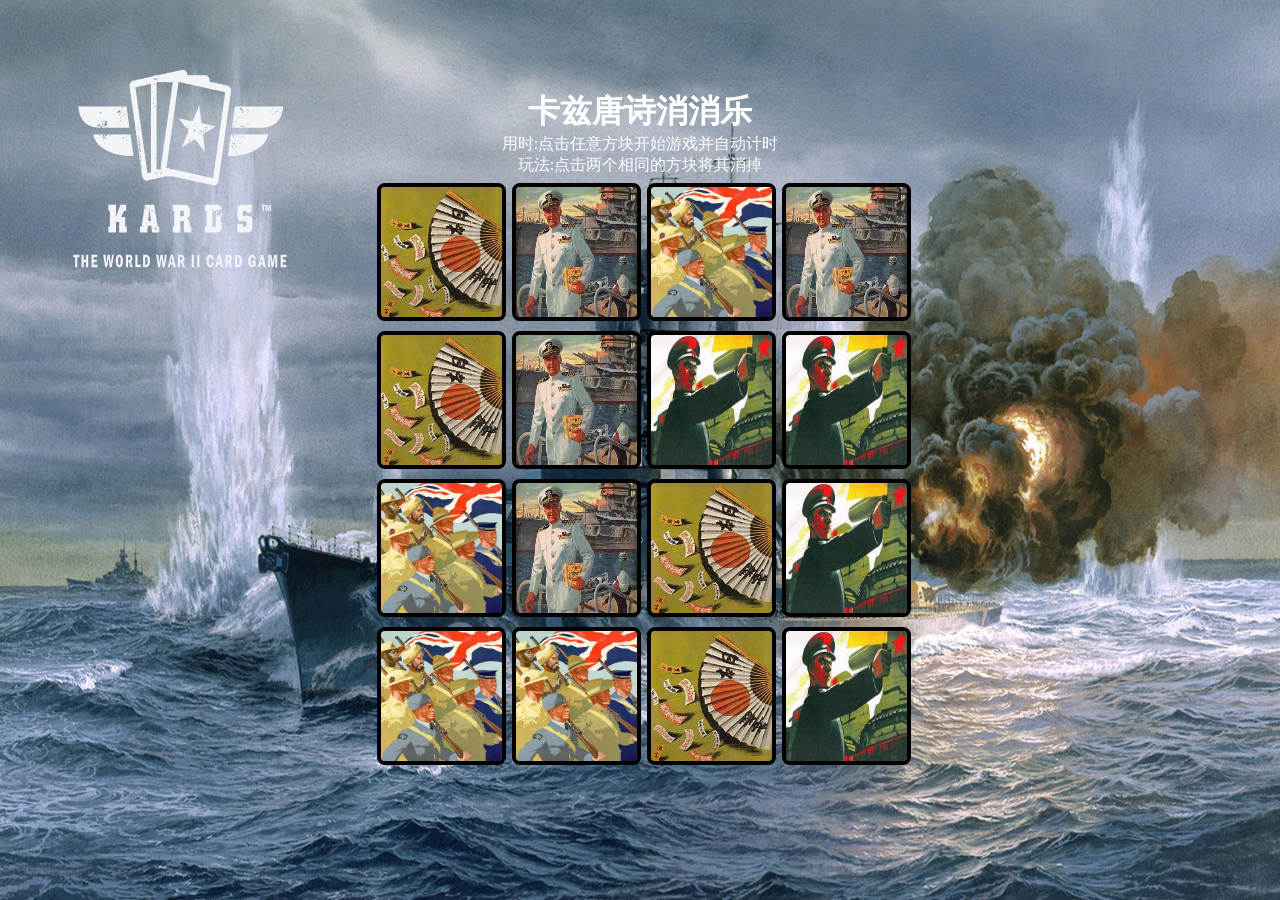
<file: KARDSMatchGame/index.html>
<!DOCTYPE html>
<html>
    <head>
        <meta charset="UTF-8">
        <title>卡兹消消乐</title>
        <link rel="stylesheet" type="text/css" href="./index.html.css">
    </head>
    <body id="body" class="wrapper">
        <div id="root" style="background-color: #D1BC8A;" class="content">
            <img src="./res/background.png" id="background-image">
            <div id="game-content">
                <div id="game-text">
                    <h1 id="title" class="text">卡兹唐诗消消乐</h1>
                    <div class="text" id="clock">用时:点击任意方块开始游戏并自动计时</div>
                    <div id="tips" class="text">玩法:点击两个相同的方块将其消掉</div>
                </div>
                <div id="game-box"></div>
            </div>
        </div>
        <script src="./baselib.js"></script>
        <script src="./res/options.js"></script>
        <script src="./index.html.js"></script>
    </body>
</html>
</file>
<file: KARDSMatchGame/index.html.css>
#background-image{
    border: none;
    margin: 0px;
    width: 100%;
    height: 100%;
}

#root{
    overflow: clip;
}

.text{
    color:white;
    text-align: center;
    margin:0px
}

.game-block{
    position: absolute;
    width: 90%;
    height: 90%;
    left: 5%;
    top: 5%;/*更好的实现边缘进框?*/
    border-radius: 8px;
    border: 4px solid black;
}

#game-content{
    aspect-ratio: 3/4;
    height: 80%;
    position: absolute;
    top: 50%;
    left: 50%;
    transform: translate(-50%, -50%);
}

#game-box{
    position: static;
    height: 80%;
}
/*content在box外面*/

/*#game-box{*/
    /*position: absolute;
    width:67.5%;
    aspect-ratio: 3/4;
    left:16.25%;*/
    /*height: 50%;/*  aspect-ratio要求只定一边。分开处理？*/


/*一下是AI生成的*/
html, body {
    margin: 0;          /* 移除默认外边距 */
    padding: 0;         /* 移除默认内边距 */
    box-sizing: border-box; /* 推荐：防止padding撑破布局 */
    height: 100dvh; /* 使用动态视口高度，避开移动端地址栏问题 */
    overflow: hidden;
}

.wrapper{
    container-type: size;
}

.content {
    width: 100cqw;
    height: 100cqh;
}
</file>
